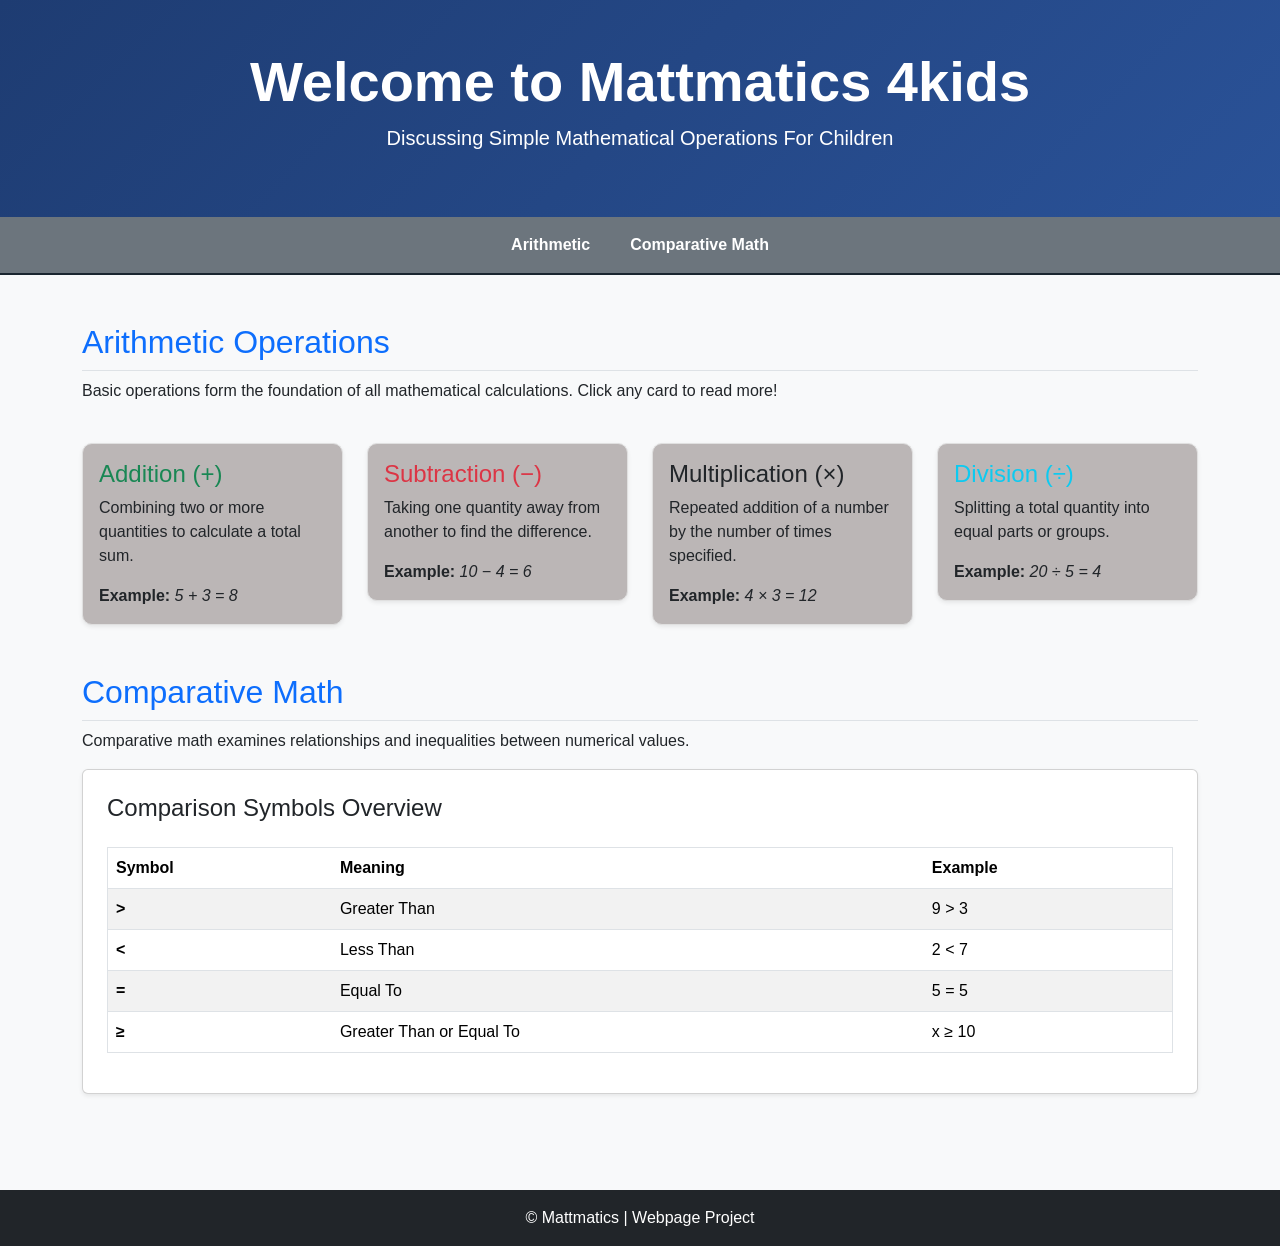
<file: index.html>
<!DOCTYPE html>
<html lang="en">
<head>
  <meta charset="UTF-8">
  <meta name="viewport" content="width=device-width, initial-scale=1.0">
  <title>Mattmatics</title>
  
<!-- bootstrap -->
  <link href="https://cdn.jsdelivr.net/npm/bootstrap@5.3.0/dist/css/bootstrap.min.css" rel="stylesheet">
  
<!-- css style -->
  <link rel="stylesheet" href="style.css">
</head>
<body class="d-flex flex-column min-vh-100 bg-light">

<!-- header -->
  <header class="bg-dark text-white text-center py-5">
    <h1 class="display-4 fw-bold">Welcome to Mattmatics 4kids</h1>
    <p class="lead">Discussing Simple Mathematical Operations For Children</p>
  </header>

<!-- nav bar -->
 <nav class="navbar navbar-expand-lg navbar-dark bg-secondary sticky-top">
    <div class="container justify-content-center">
      <ul class="navbar-nav flex-row gap-4">
        <li class="nav-item">
          <a class="nav-link fw-bold" href="#arithmetic">Arithmetic</a>
        </li>
        <li class="nav-item">
          <a class="nav-link fw-bold" href="#comparative">Comparative Math</a>
        </li>
      </ul>
    </div>
  </nav>

<!-- main -->
  <main class="container my-5 flex-grow-1">

<!-- arithmetic -->
    <section id="arithmetic" class="mb-5">
      <h2 class="border-bottom pb-2 text-primary">Arithmetic Operations</h2>
      <p>Basic operations form the foundation of all mathematical calculations. Click any card to read more!</p>
      
<!-- operations grid -->
      <div class="row g-4 mt-2">
        <!-- Addition Card -->
        <div class="col-md-6 col-lg-3">
          <a href="addition.html" class="card-link">
            <article class="card h-100 math-card p-3 shadow-sm">
              <h3 class="h4 card-title text-success">Addition (+)</h3>
              <p class="card-text">Combining two or more quantities to calculate a total sum.</p>
              <p class="mb-0"><strong>Example:</strong> <em>5 + 3 = 8</em></p>
            </article>
          </a>
        </div>

        <!-- Subtraction Card -->
        <div class="col-md-6 col-lg-3">
          <a href="subtraction.html" class="card-link">
            <article class="card h-100 math-card p-3 shadow-sm">
              <h3 class="h4 card-title text-danger">Subtraction (−)</h3>
              <p class="card-text">Taking one quantity away from another to find the difference.</p>
              <p class="mb-0"><strong>Example:</strong> <em>10 − 4 = 6</em></p>
            </article>
          </a>
        </div>

        <!-- Multiplication Card -->
        <div class="col-md-6 col-lg-3">
          <a href="multiplication.html" class="card-link">
            <article class="card h-100 math-card p-3 shadow-sm">
              <h3 class="h4 card-title text-warning text-dark">Multiplication (×)</h3>
              <p class="card-text">Repeated addition of a number by the number of times specified.</p>
              <p class="mb-0"><strong>Example:</strong> <em>4 × 3 = 12</em></p>
            </article>
          </a>
        </div>

        <!-- Division Card -->
        <div class="col-md-6 col-lg-3">
          <a href="division.html" class="card-link">
            <article class="card h-100 math-card p-3 shadow-sm">
              <h3 class="h4 card-title text-info">Division (÷)</h3>
              <p class="card-text">Splitting a total quantity into equal parts or groups.</p>
              <p class="mb-0"><strong>Example:</strong> <em>20 ÷ 5 = 4</em></p>
            </article>
          </a>
        </div>
      </div>
    </section>

  <!-- comparative -->
    <section id="comparative" class="mb-5">
      <h2 class="border-bottom pb-2 text-primary">Comparative Math</h2>
      <p>Comparative math examines relationships and inequalities between numerical values.</p>

      <article class="card p-4 mt-3 shadow-sm">
        <h3 class="h4">Comparison Symbols Overview</h3>
        <table class="table table-striped mt-3">
          <thead>
            <tr>
              <th>Symbol</th>
              <th>Meaning</th>
              <th>Example</th>
            </tr>
          </thead>
          <tbody>
            <tr>
              <td><strong>&gt;</strong></td>
              <td>Greater Than</td>
              <td>9 &gt; 3</td>
            </tr>
            <tr>
              <td><strong>&lt;</strong></td>
              <td>Less Than</td>
              <td>2 &lt; 7</td>
            </tr>
            <tr>
              <td><strong>=</strong></td>
              <td>Equal To</td>
              <td>5 = 5</td>
            </tr>
            <tr>
              <td><strong>&ge;</strong></td>
              <td>Greater Than or Equal To</td>
              <td>x &ge; 10</td>
            </tr>
          </tbody>
        </table>
      </article>
    </section>

  </main>

<!-- footer -->
  <footer class="bg-dark text-white text-center py-3 mt-auto">
    <p class="mb-0">&copy; Mattmatics | Webpage Project</p>
  </footer>

</body>
</html>
</file>
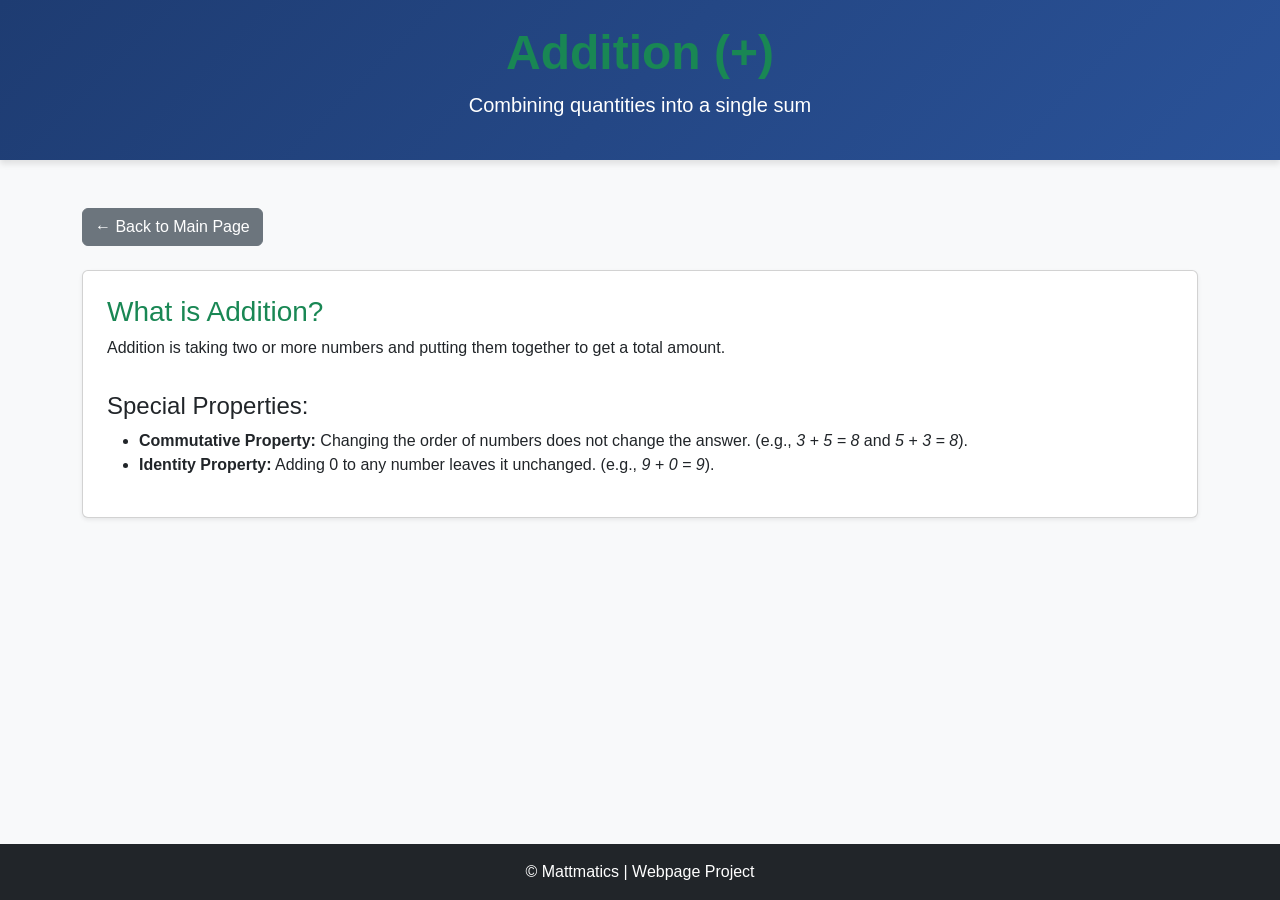
<file: addition.html>
<!DOCTYPE html>
<html lang="en">
<head>
  <meta charset="UTF-8">
  <meta name="viewport" content="width=device-width, initial-scale=1.0">
  <title>Addition - Mattmatics 4kids</title>
  <link href="https://cdn.jsdelivr.net/npm/bootstrap@5.3.0/dist/css/bootstrap.min.css" rel="stylesheet">
  <link rel="stylesheet" href="style.css">
</head>
<body class="d-flex flex-column min-vh-100 bg-light">

  <header class="bg-dark text-white text-center py-4">
    <h1 class="display-5 fw-bold text-success">Addition (+)</h1>
    <p class="lead">Combining quantities into a single sum</p>
  </header>

  <main class="container my-5 flex-grow-1">
    <a href="index.html" class="btn btn-secondary mb-4">← Back to Main Page</a>

    <article class="card p-4 shadow-sm mb-4">
      <h2 class="h3 text-success">What is Addition?</h2>
      <p>Addition is taking two or more numbers and putting them together to get a total amount.</p>
      
      <h3 class="h4 mt-3">Special Properties:</h3>
      <ul>
        <li><strong>Commutative Property:</strong> Changing the order of numbers does not change the answer. (e.g., <em>3 + 5 = 8</em> and <em>5 + 3 = 8</em>).</li>
        <li><strong>Identity Property:</strong> Adding 0 to any number leaves it unchanged. (e.g., <em>9 + 0 = 9</em>).</li>
      </ul>
    </article>
  </main>

  <footer class="bg-dark text-white text-center py-3 mt-auto">
    <p class="mb-0">&copy; Mattmatics | Webpage Project</p>
  </footer>
</body>
</html>
</file>
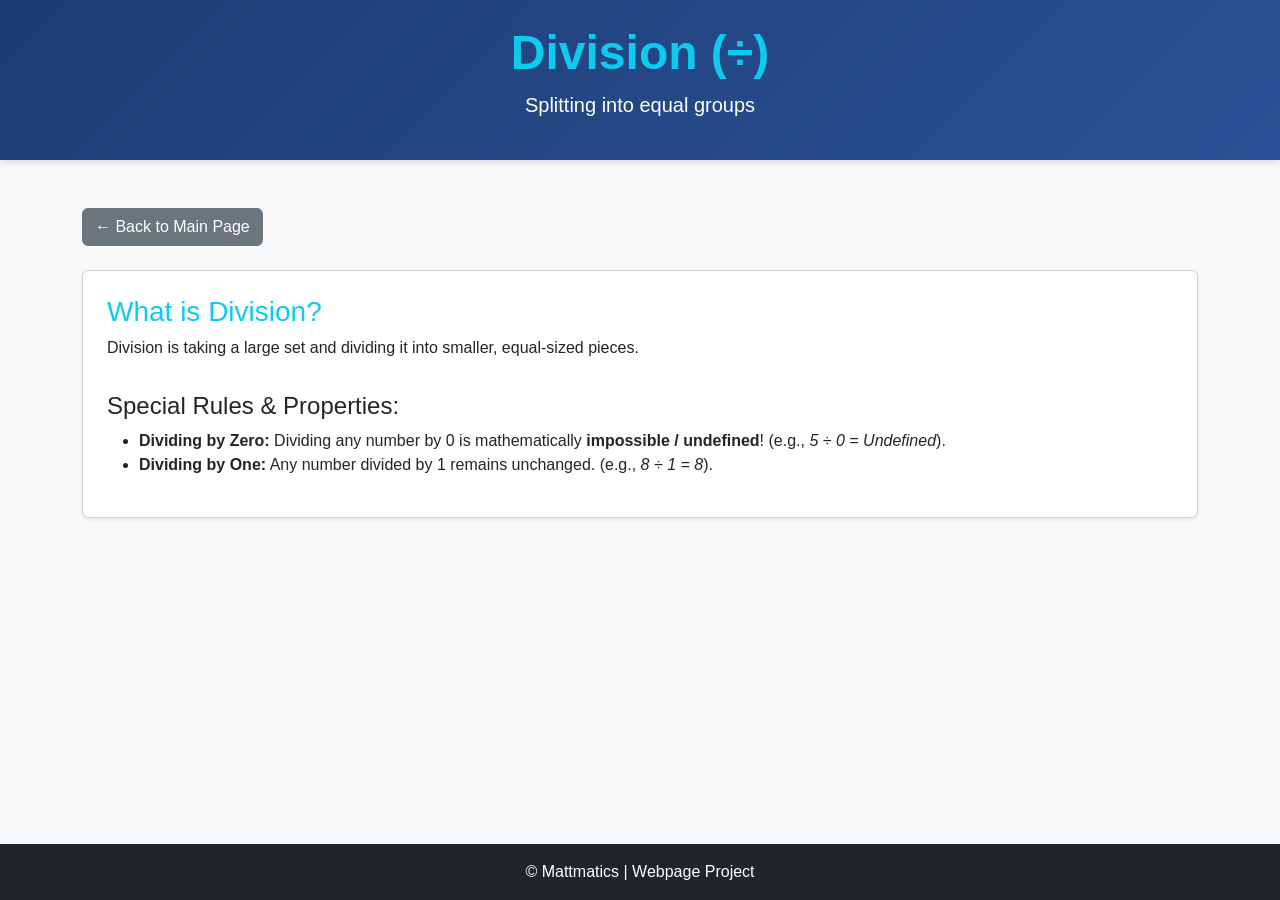
<file: division.html>
<!DOCTYPE html>
<html lang="en">
<head>
  <meta charset="UTF-8">
  <meta name="viewport" content="width=device-width, initial-scale=1.0">
  <title>Division - Mattmatics 4kids</title>
  <link href="https://cdn.jsdelivr.net/npm/bootstrap@5.3.0/dist/css/bootstrap.min.css" rel="stylesheet">
  <link rel="stylesheet" href="style.css">
</head>
<body class="d-flex flex-column min-vh-100 bg-light">

  <header class="bg-dark text-white text-center py-4">
    <h1 class="display-5 fw-bold text-info">Division (÷)</h1>
    <p class="lead">Splitting into equal groups</p>
  </header>

  <main class="container my-5 flex-grow-1">
    <a href="index.html" class="btn btn-secondary mb-4">← Back to Main Page</a>

    <article class="card p-4 shadow-sm mb-4">
      <h2 class="h3 text-info">What is Division?</h2>
      <p>Division is taking a large set and dividing it into smaller, equal-sized pieces.</p>
      
      <h3 class="h4 mt-3">Special Rules & Properties:</h3>
      <ul>
        <li><strong>Dividing by Zero:</strong> Dividing any number by 0 is mathematically <strong>impossible / undefined</strong>! (e.g., <em>5 ÷ 0 = Undefined</em>).</li>
        <li><strong>Dividing by One:</strong> Any number divided by 1 remains unchanged. (e.g., <em>8 ÷ 1 = 8</em>).</li>
      </ul>
    </article>
  </main>

  <footer class="bg-dark text-white text-center py-3 mt-auto">
    <p class="mb-0">&copy; Mattmatics | Webpage Project</p>
  </footer>
</body>
</html>
</file>
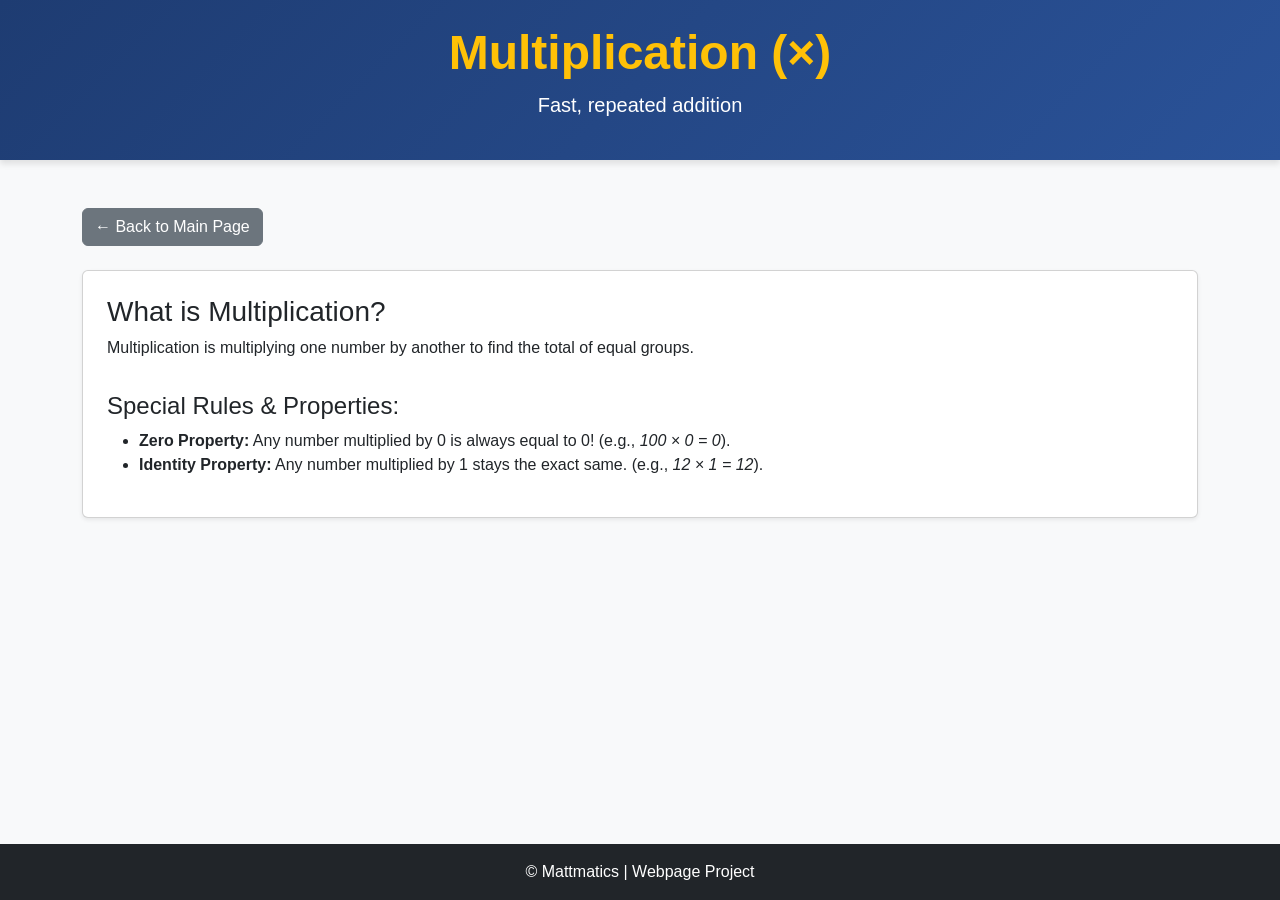
<file: multiplication.html>
<!DOCTYPE html>
<html lang="en">
<head>
  <meta charset="UTF-8">
  <meta name="viewport" content="width=device-width, initial-scale=1.0">
  <title>Multiplication - Mattmatics 4kids</title>
  <link href="https://cdn.jsdelivr.net/npm/bootstrap@5.3.0/dist/css/bootstrap.min.css" rel="stylesheet">
  <link rel="stylesheet" href="style.css">
</head>
<body class="d-flex flex-column min-vh-100 bg-light">

  <header class="bg-dark text-white text-center py-4">
    <h1 class="display-5 fw-bold text-warning">Multiplication (×)</h1>
    <p class="lead">Fast, repeated addition</p>
  </header>

  <main class="container my-5 flex-grow-1">
    <a href="index.html" class="btn btn-secondary mb-4">← Back to Main Page</a>

    <article class="card p-4 shadow-sm mb-4">
      <h2 class="h3 text-warning text-dark">What is Multiplication?</h2>
      <p>Multiplication is multiplying one number by another to find the total of equal groups.</p>
      
      <h3 class="h4 mt-3">Special Rules & Properties:</h3>
      <ul>
        <li><strong>Zero Property:</strong> Any number multiplied by 0 is always equal to 0! (e.g., <em>100 × 0 = 0</em>).</li>
        <li><strong>Identity Property:</strong> Any number multiplied by 1 stays the exact same. (e.g., <em>12 × 1 = 12</em>).</li>
      </ul>
    </article>
  </main>

  <footer class="bg-dark text-white text-center py-3 mt-auto">
    <p class="mb-0">&copy; Mattmatics | Webpage Project</p>
  </footer>
</body>
</html>
</file>
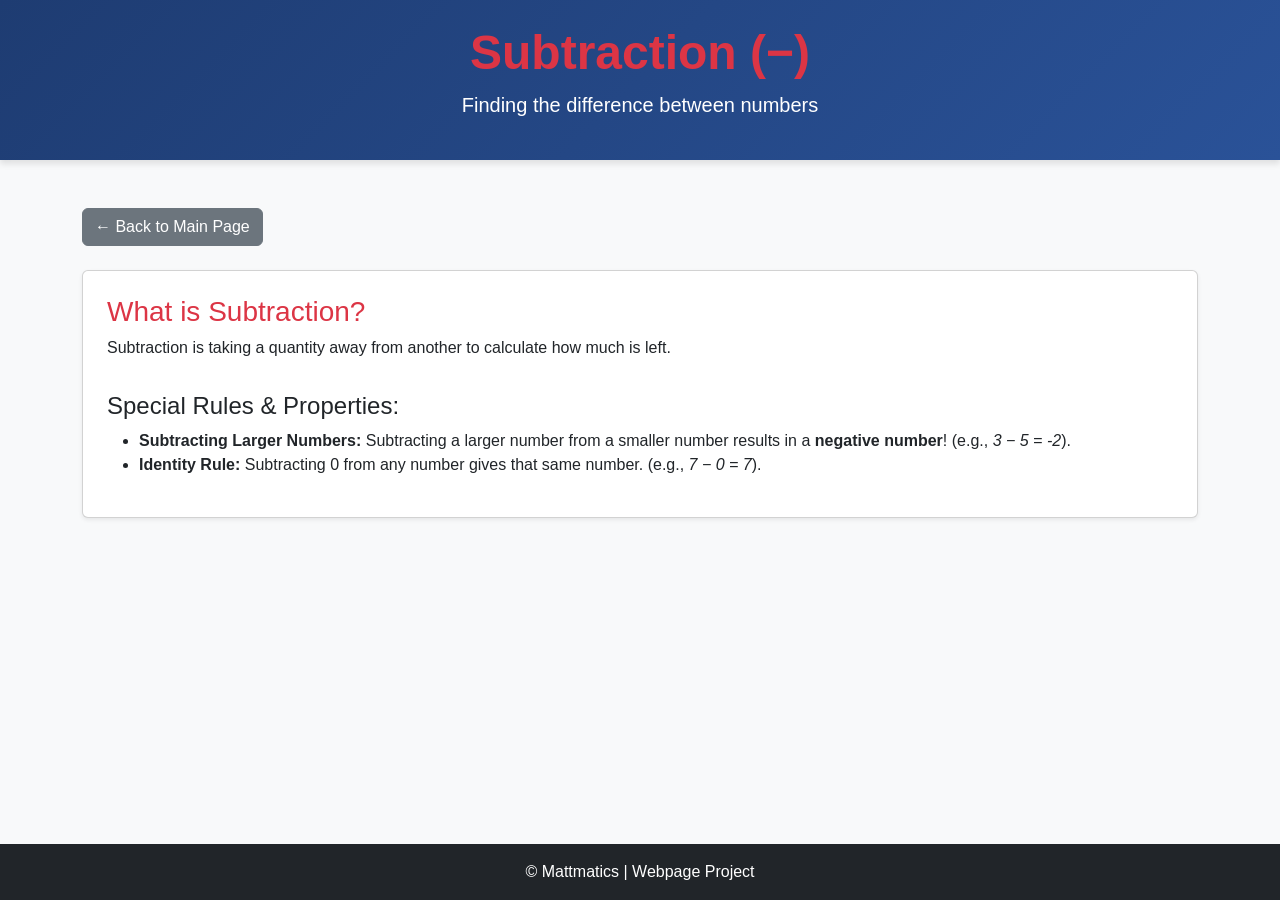
<file: subtraction.html>
<!DOCTYPE html>
<html lang="en">
<head>
  <meta charset="UTF-8">
  <meta name="viewport" content="width=device-width, initial-scale=1.0">
  <title>Subtraction - Mattmatics 4kids</title>
  <link href="https://cdn.jsdelivr.net/npm/bootstrap@5.3.0/dist/css/bootstrap.min.css" rel="stylesheet">
  <link rel="stylesheet" href="style.css">
</head>
<body class="d-flex flex-column min-vh-100 bg-light">

  <header class="bg-dark text-white text-center py-4">
    <h1 class="display-5 fw-bold text-danger">Subtraction (−)</h1>
    <p class="lead">Finding the difference between numbers</p>
  </header>

  <main class="container my-5 flex-grow-1">
    <a href="index.html" class="btn btn-secondary mb-4">← Back to Main Page</a>

    <article class="card p-4 shadow-sm mb-4">
      <h2 class="h3 text-danger">What is Subtraction?</h2>
      <p>Subtraction is taking a quantity away from another to calculate how much is left.</p>
      
      <h3 class="h4 mt-3">Special Rules & Properties:</h3>
      <ul>
        <li><strong>Subtracting Larger Numbers:</strong> Subtracting a larger number from a smaller number results in a <strong>negative number</strong>! (e.g., <em>3 − 5 = -2</em>).</li>
        <li><strong>Identity Rule:</strong> Subtracting 0 from any number gives that same number. (e.g., <em>7 − 0 = 7</em>).</li>
      </ul>
    </article>
  </main>

  <footer class="bg-dark text-white text-center py-3 mt-auto">
    <p class="mb-0">&copy; Mattmatics | Webpage Project</p>
  </footer>
</body>
</html>
</file>
<file: style.css>
:root {
  --primary-color: #2c3e50;
  --accent-color: #007bff;
  --card-bg: #bbb6b6;
  --text-dark: #212529;
}

html {
  scroll-behavior: smooth; 
}

body {
  font-family: Arial, sans-serif; 
  color: var(--text-dark);
}

header {
  background: linear-gradient(135deg, #1e3c72 0%, #2a5298 100%) !important;
  box-shadow: 0 4px 6px rgba(0, 0, 0, 0.1);
}

nav.sticky-top {
  border-bottom: 2px solid #1a252f; 
}

.nav-link {
  color: #ffffff !important; 
  transition: opacity 0.3s ease, color 0.3s ease, transform 0.2s ease;
}

.nav-link:hover {
  color: #ffc107 !important; 
  opacity: 1; 
  transform: translateY(-2px);
}
.math-card {
  border: 1px solid #e0e0e0;
  border-radius: 10px; 
  transition: transform 0.3s ease, box-shadow 0.3s ease; 
  background-color: var(--card-bg);
}

.math-card:hover {
  transform: translateY(-6px); 
  box-shadow: 0 8px 16px rgba(0, 0, 0, 0.15) !important; 
}

table {
  border: 1px solid #dee2e6;
}

th {
  background-color: #f8f9fa;
  color: var(--primary-color);
}

.card-link {
  text-decoration: none; 
  color: inherit; 
  display: block;
}

.card-link:hover {
  text-decoration: none;
}
</file>
